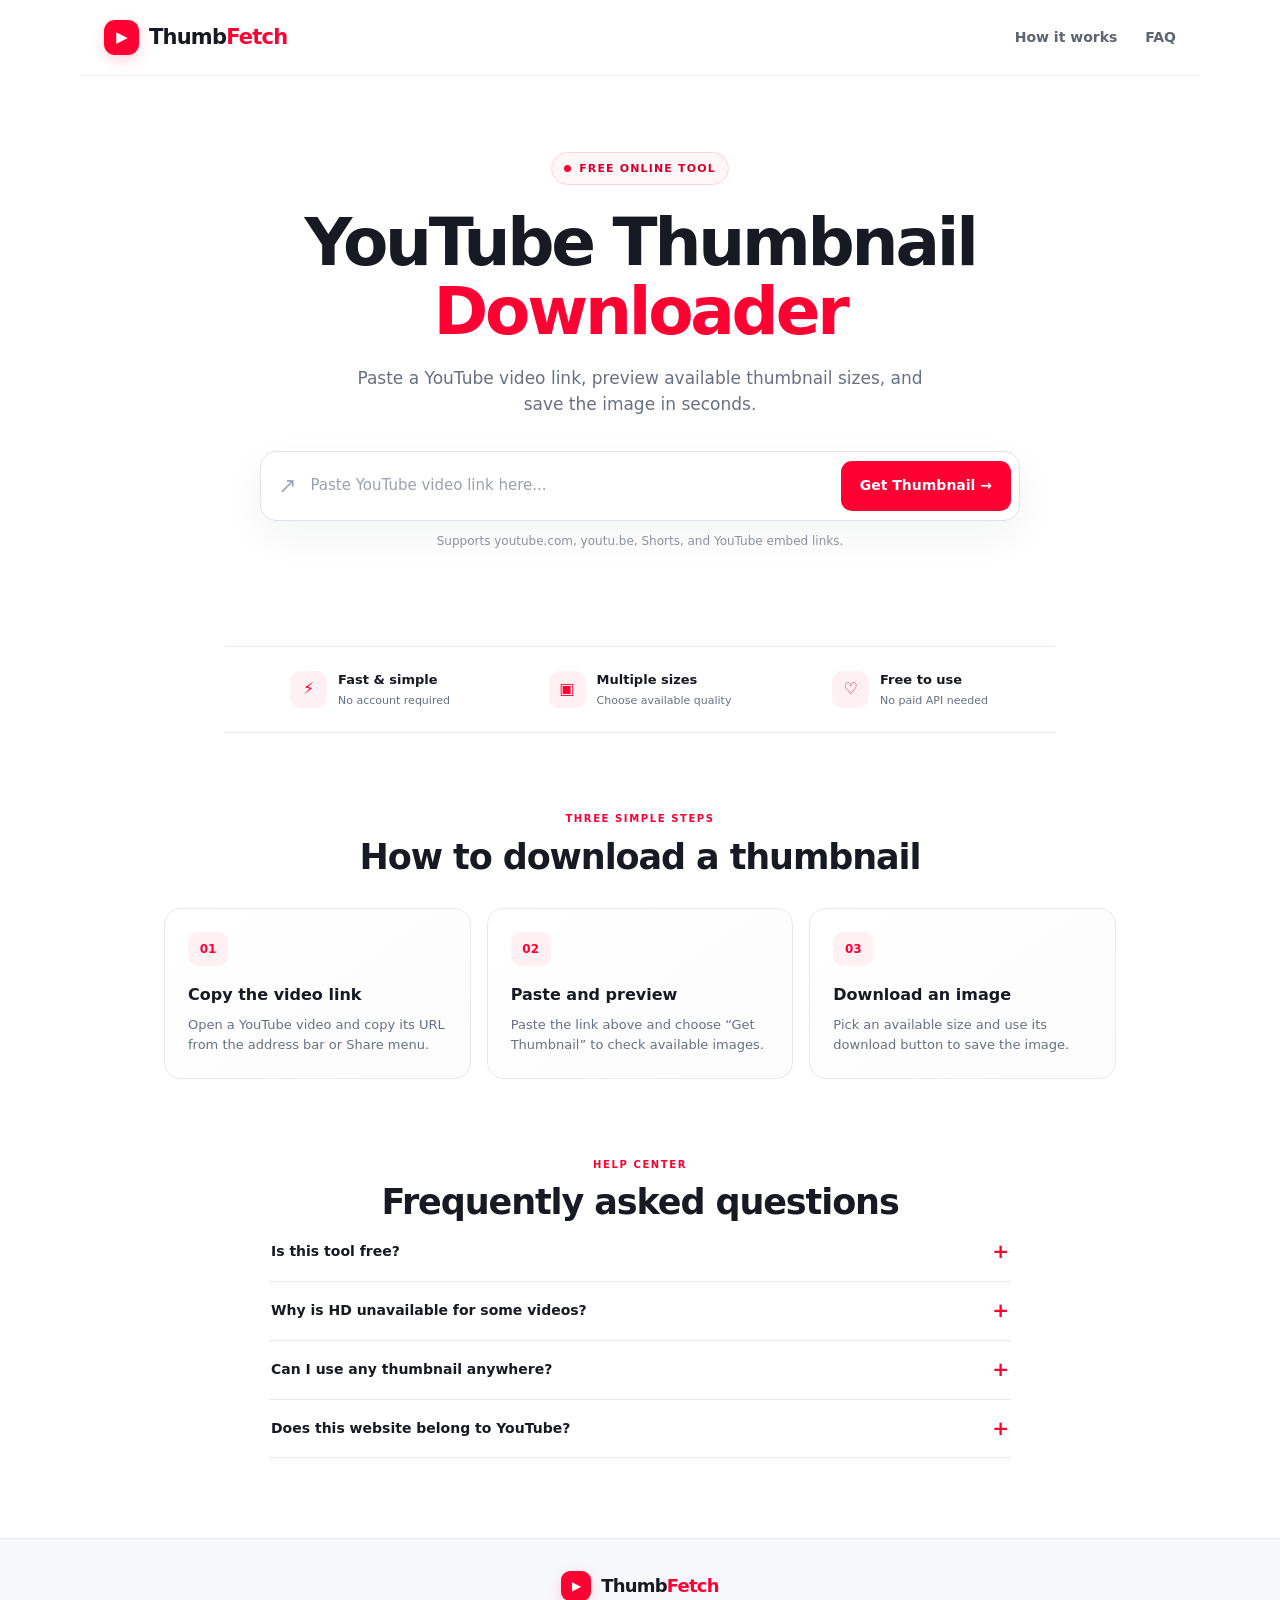
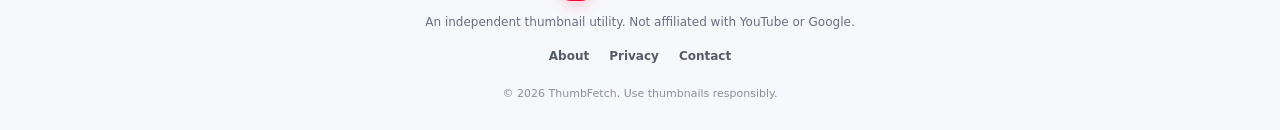
<file: index.html>
<!doctype html>
<html lang="en">
<head>
  <meta charset="utf-8">
  <meta name="viewport" content="width=device-width, initial-scale=1">
  <meta name="description" content="Get and download available YouTube video thumbnails in HD, SD, and other available sizes. Free online YouTube thumbnail downloader.">
  <meta name="theme-color" content="#ff0033">
  <title>YouTube Thumbnail Downloader — Free HD Preview & Download</title>
  <link rel="stylesheet" href="style.css">
</head>
<body>
  <header class="site-header">
    <a class="brand" href="./" aria-label="ThumbFetch home">
      <span class="brand-icon" aria-hidden="true">▶</span><span>Thumb<span class="brand-accent">Fetch</span></span>
    </a>
    <nav><a href="#how-it-works">How it works</a><a href="#faq">FAQ</a></nav>
  </header>

  <main>
    <section class="hero">
      <div class="eyebrow"><span class="eyebrow-dot"></span> FREE ONLINE TOOL</div>
      <h1>YouTube Thumbnail<br><span>Downloader</span></h1>
      <p class="hero-copy">Paste a YouTube video link, preview available thumbnail sizes, and save the image in seconds.</p>

      <form id="thumbnail-form" class="url-form">
        <label class="sr-only" for="video-url">YouTube video URL</label>
        <span class="url-icon" aria-hidden="true">↗</span>
        <input id="video-url" name="url" type="url" placeholder="Paste YouTube video link here..." autocomplete="url" required>
        <button id="get-button" type="submit">Get Thumbnail <span aria-hidden="true">→</span></button>
      </form>
      <p class="input-help">Supports youtube.com, youtu.be, Shorts, and YouTube embed links.</p>
      <p id="status" class="status" role="status" aria-live="polite"></p>

      <section id="results" class="results hidden" aria-labelledby="results-title">
        <div class="results-heading">
          <div><p class="section-kicker">YOUR THUMBNAIL</p><h2 id="results-title">Available image sizes</h2></div>
          <button id="clear-button" class="text-button" type="button">Clear</button>
        </div>
        <div id="video-summary" class="video-summary"></div>
        <div id="thumbnail-grid" class="thumbnail-grid"></div>
        <p class="results-note">Availability depends on the video. If a size is missing, that image may not exist for this video.</p>
      </section>
    </section>

    <section class="trust-row" aria-label="Benefits">
      <div><span class="benefit-icon">⚡</span><span><strong>Fast & simple</strong><small>No account required</small></span></div>
      <div><span class="benefit-icon">▣</span><span><strong>Multiple sizes</strong><small>Choose available quality</small></span></div>
      <div><span class="benefit-icon">♡</span><span><strong>Free to use</strong><small>No paid API needed</small></span></div>
    </section>

    <section id="how-it-works" class="info-section">
      <p class="section-kicker">THREE SIMPLE STEPS</p>
      <h2>How to download a thumbnail</h2>
      <div class="steps">
        <article class="step-card"><span class="step-number">01</span><h3>Copy the video link</h3><p>Open a YouTube video and copy its URL from the address bar or Share menu.</p></article>
        <article class="step-card"><span class="step-number">02</span><h3>Paste and preview</h3><p>Paste the link above and choose “Get Thumbnail” to check available images.</p></article>
        <article class="step-card"><span class="step-number">03</span><h3>Download an image</h3><p>Pick an available size and use its download button to save the image.</p></article>
      </div>
    </section>

    <section id="faq" class="info-section faq-section">
      <p class="section-kicker">HELP CENTER</p>
      <h2>Frequently asked questions</h2>
      <details><summary>Is this tool free?</summary><p>Yes. This static tool does not require a paid API or account. Standard internet and hosting terms still apply.</p></details>
      <details><summary>Why is HD unavailable for some videos?</summary><p>YouTube does not provide every thumbnail size for every video. The tool checks common thumbnail image URLs and shows the sizes that load.</p></details>
      <details><summary>Can I use any thumbnail anywhere?</summary><p>Downloading an image does not give you copyright ownership. Get permission or make sure you have the right to reuse a thumbnail.</p></details>
      <details><summary>Does this website belong to YouTube?</summary><p>No. ThumbFetch is an independent tool and is not affiliated with or endorsed by YouTube or Google.</p></details>
    </section>
  </main>

  <footer class="site-footer">
    <a class="brand footer-brand" href="./"><span class="brand-icon" aria-hidden="true">▶</span><span>Thumb<span class="brand-accent">Fetch</span></span></a>
    <p>An independent thumbnail utility. Not affiliated with YouTube or Google.</p>
    <div class="footer-links"><a href="about.html">About</a><a href="privacy.html">Privacy</a><a href="contact.html">Contact</a></div>
    <small>© <span id="year"></span> ThumbFetch. Use thumbnails responsibly.</small>
  </footer>
  <script src="script.js"></script>
</body>
</html>
</file>
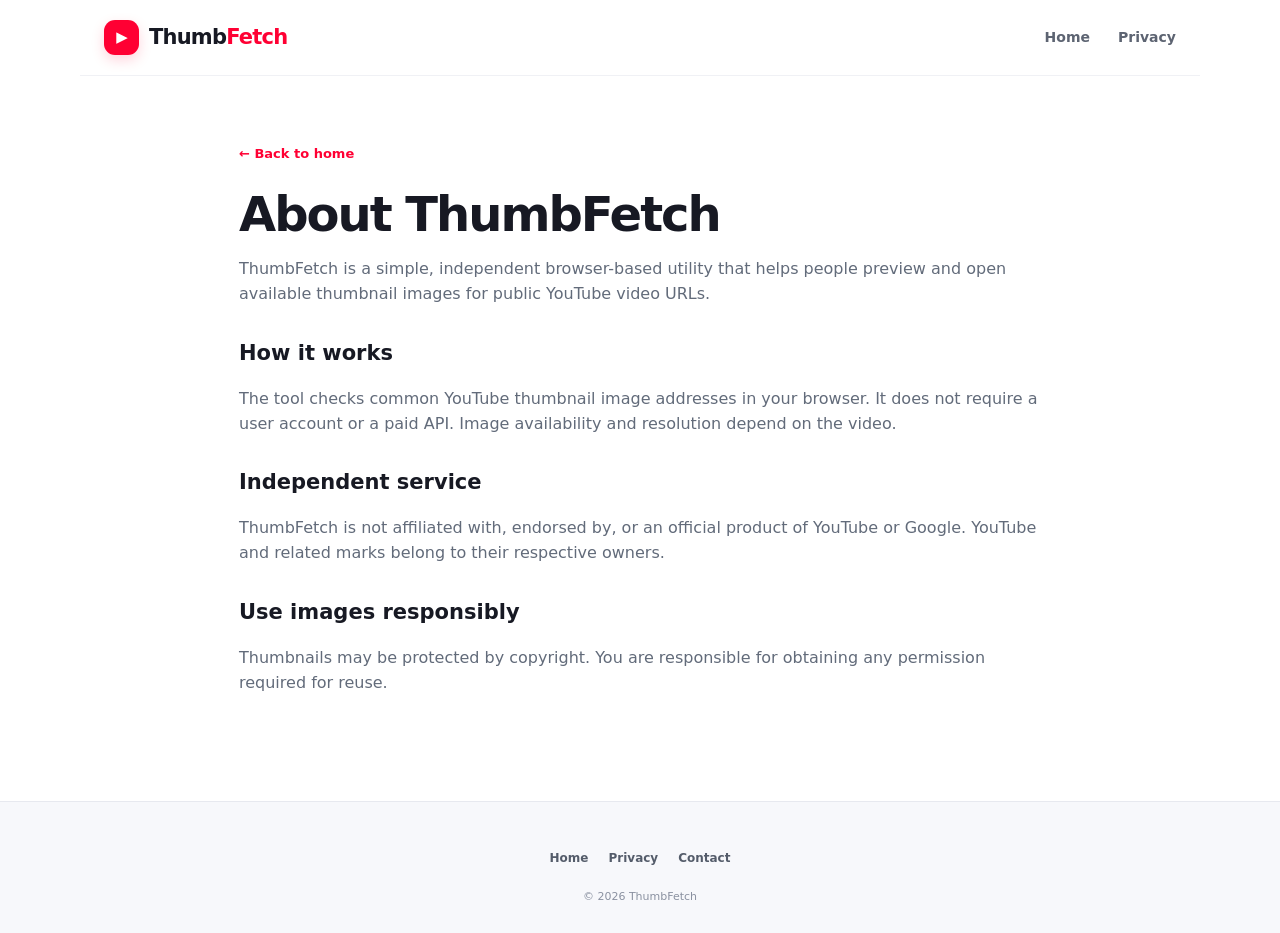
<file: about.html>
<!doctype html>
<html lang="en"><head><meta charset="utf-8"><meta name="viewport" content="width=device-width, initial-scale=1"><meta name="description" content="About ThumbFetch YouTube thumbnail utility."><title>About — ThumbFetch</title><link rel="stylesheet" href="style.css"></head>
<body><header class="site-header"><a class="brand" href="./"><span class="brand-icon">▶</span><span>Thumb<span class="brand-accent">Fetch</span></span></a><nav><a href="./">Home</a><a href="privacy.html">Privacy</a></nav></header>
<main class="page-main"><a class="back-link" href="./">← Back to home</a><h1>About ThumbFetch</h1><p>ThumbFetch is a simple, independent browser-based utility that helps people preview and open available thumbnail images for public YouTube video URLs.</p><h2>How it works</h2><p>The tool checks common YouTube thumbnail image addresses in your browser. It does not require a user account or a paid API. Image availability and resolution depend on the video.</p><h2>Independent service</h2><p>ThumbFetch is not affiliated with, endorsed by, or an official product of YouTube or Google. YouTube and related marks belong to their respective owners.</p><h2>Use images responsibly</h2><p>Thumbnails may be protected by copyright. You are responsible for obtaining any permission required for reuse.</p></main>
<footer class="site-footer"><div class="footer-links"><a href="./">Home</a><a href="privacy.html">Privacy</a><a href="contact.html">Contact</a></div><small>© <span id="year"></span> ThumbFetch</small></footer><script>document.getElementById('year').textContent=new Date().getFullYear()</script></body></html>
</file>
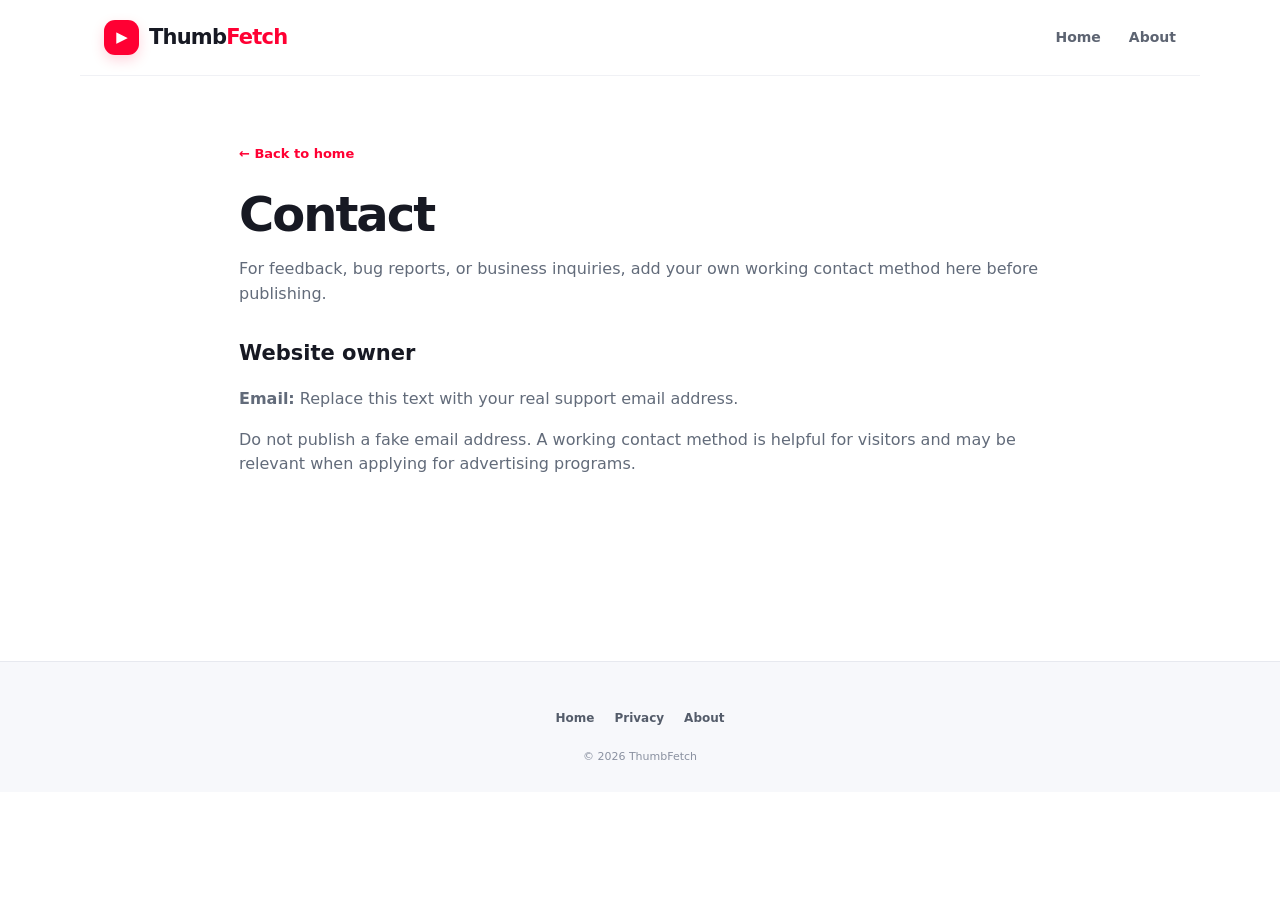
<file: contact.html>
<!doctype html>
<html lang="en"><head><meta charset="utf-8"><meta name="viewport" content="width=device-width, initial-scale=1"><meta name="description" content="Contact ThumbFetch."><title>Contact — ThumbFetch</title><link rel="stylesheet" href="style.css"></head>
<body><header class="site-header"><a class="brand" href="./"><span class="brand-icon">▶</span><span>Thumb<span class="brand-accent">Fetch</span></span></a><nav><a href="./">Home</a><a href="about.html">About</a></nav></header>
<main class="page-main"><a class="back-link" href="./">← Back to home</a><h1>Contact</h1><p>For feedback, bug reports, or business inquiries, add your own working contact method here before publishing.</p><h2>Website owner</h2><p><strong>Email:</strong> Replace this text with your real support email address.</p><p>Do not publish a fake email address. A working contact method is helpful for visitors and may be relevant when applying for advertising programs.</p></main>
<footer class="site-footer"><div class="footer-links"><a href="./">Home</a><a href="privacy.html">Privacy</a><a href="about.html">About</a></div><small>© <span id="year"></span> ThumbFetch</small></footer><script>document.getElementById('year').textContent=new Date().getFullYear()</script></body></html>
</file>
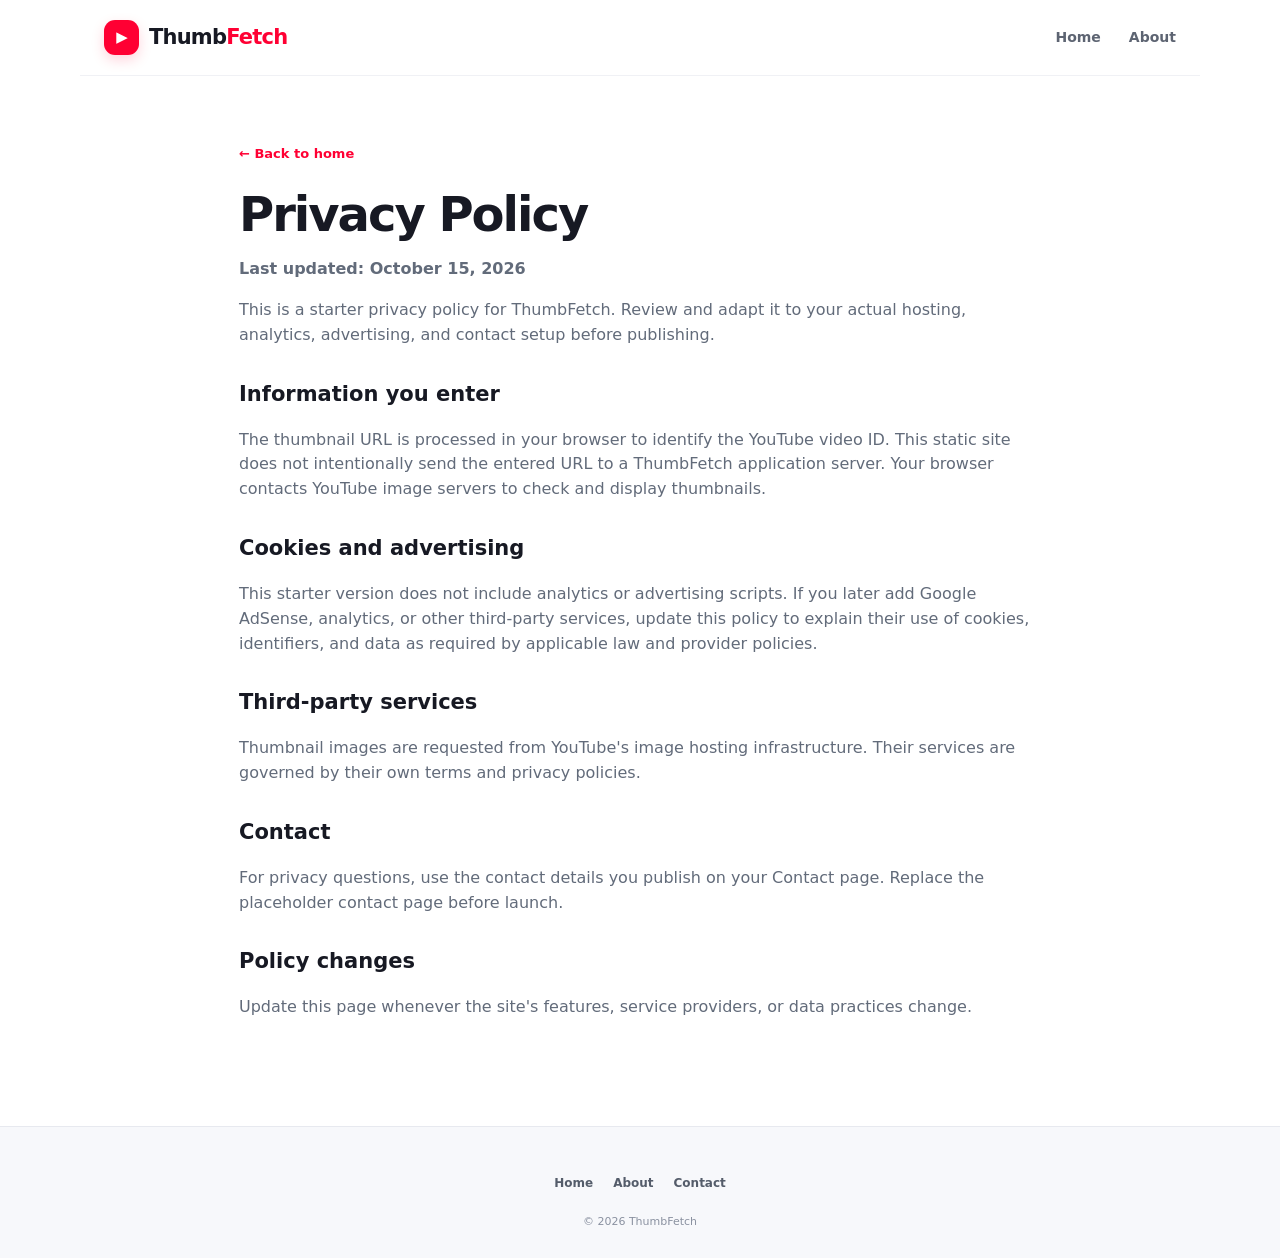
<file: privacy.html>
<!doctype html>
<html lang="en"><head><meta charset="utf-8"><meta name="viewport" content="width=device-width, initial-scale=1"><meta name="description" content="ThumbFetch privacy information."><title>Privacy Policy — ThumbFetch</title><link rel="stylesheet" href="style.css"></head>
<body><header class="site-header"><a class="brand" href="./"><span class="brand-icon">▶</span><span>Thumb<span class="brand-accent">Fetch</span></span></a><nav><a href="./">Home</a><a href="about.html">About</a></nav></header>
<main class="page-main"><a class="back-link" href="./">← Back to home</a><h1>Privacy Policy</h1><p><strong>Last updated: October 15, 2026</strong></p><p>This is a starter privacy policy for ThumbFetch. Review and adapt it to your actual hosting, analytics, advertising, and contact setup before publishing.</p><h2>Information you enter</h2><p>The thumbnail URL is processed in your browser to identify the YouTube video ID. This static site does not intentionally send the entered URL to a ThumbFetch application server. Your browser contacts YouTube image servers to check and display thumbnails.</p><h2>Cookies and advertising</h2><p>This starter version does not include analytics or advertising scripts. If you later add Google AdSense, analytics, or other third-party services, update this policy to explain their use of cookies, identifiers, and data as required by applicable law and provider policies.</p><h2>Third-party services</h2><p>Thumbnail images are requested from YouTube's image hosting infrastructure. Their services are governed by their own terms and privacy policies.</p><h2>Contact</h2><p>For privacy questions, use the contact details you publish on your Contact page. Replace the placeholder contact page before launch.</p><h2>Policy changes</h2><p>Update this page whenever the site's features, service providers, or data practices change.</p></main>
<footer class="site-footer"><div class="footer-links"><a href="./">Home</a><a href="about.html">About</a><a href="contact.html">Contact</a></div><small>© <span id="year"></span> ThumbFetch</small></footer><script>document.getElementById('year').textContent=new Date().getFullYear()</script></body></html>
</file>
<file: style.css>
:root{--red:#ff0033;--red-dark:#dc002b;--ink:#171923;--muted:#667085;--line:#e7e9ef;--surface:#fff;--soft:#f7f8fb;--green:#087f5b}
*{box-sizing:border-box}
html{scroll-behavior:smooth}
body{margin:0;background:var(--surface);color:var(--ink);font-family:Inter,ui-sans-serif,system-ui,-apple-system,BlinkMacSystemFont,"Segoe UI",sans-serif;line-height:1.55}
a{color:inherit;text-decoration:none}
.site-header{height:76px;max-width:1120px;padding:0 24px;margin:auto;display:flex;align-items:center;justify-content:space-between;border-bottom:1px solid #f0f1f5}
.brand{display:inline-flex;align-items:center;gap:10px;font-size:21px;font-weight:850;letter-spacing:-.8px}
.brand-icon{display:grid;place-items:center;width:35px;height:35px;border-radius:11px;background:var(--red);color:white;font-size:15px;box-shadow:0 5px 13px #ff00332b}
.brand-accent{color:var(--red)}
.site-header nav{display:flex;gap:28px;color:#5d6472;font-size:14px;font-weight:650}
.site-header nav a:hover,.footer-links a:hover{color:var(--red)}
.hero{max-width:900px;margin:0 auto;padding:76px 24px 34px;text-align:center}
.eyebrow{display:inline-flex;align-items:center;gap:8px;padding:7px 12px;border:1px solid #ffd2dc;background:#fff6f8;color:#d8002b;border-radius:999px;font-size:11px;font-weight:850;letter-spacing:1.15px}
.eyebrow-dot{height:7px;width:7px;border-radius:50%;background:var(--red)}
h1{font-size:clamp(39px,6vw,66px);line-height:1.05;letter-spacing:-3.2px;margin:23px 0 18px;font-weight:900}
h1 span{color:var(--red)}
.hero-copy{max-width:610px;margin:0 auto;color:var(--muted);font-size:17px}
.url-form{display:flex;gap:9px;align-items:center;max-width:760px;margin:34px auto 0;padding:8px;border:1px solid #dfe2e9;border-radius:16px;background:#fff;box-shadow:0 14px 42px #1b24300d}
.url-icon{font-size:22px;color:#a1a7b4;padding-left:9px}
.url-form input{min-width:0;flex:1;border:0;outline:0;background:transparent;padding:14px 5px;font:inherit;font-size:15px;color:var(--ink)}
.url-form input::placeholder{color:#9aa1ae}
.url-form button,.download-button{border:0;border-radius:11px;background:var(--red);color:#fff;padding:14px 19px;font:inherit;font-size:14px;font-weight:800;cursor:pointer;transition:background .2s,transform .2s}
.url-form button:hover,.download-button:hover{background:var(--red-dark);transform:translateY(-1px)}
.url-form button:disabled{opacity:.65;cursor:wait;transform:none}
.input-help{font-size:12px;color:#8a91a0;margin:11px 0 0}
.status{min-height:24px;margin:13px 0 0;font-size:14px;color:#bd1838}
.status.success{color:var(--green)}
.hidden{display:none!important}
.results{margin:38px auto 0;text-align:left;max-width:850px;border:1px solid var(--line);border-radius:20px;padding:24px;background:#fff;box-shadow:0 16px 45px #2029390a}
.results-heading{display:flex;justify-content:space-between;align-items:center;gap:16px;margin-bottom:15px}
.section-kicker{color:var(--red);font-size:10px;font-weight:900;letter-spacing:1.6px;margin:0 0 5px}
.results h2,.info-section h2{font-size:clamp(25px,3.4vw,35px);line-height:1.2;letter-spacing:-1.1px;margin:0}
.text-button{border:1px solid var(--line);background:white;border-radius:9px;padding:8px 13px;font:inherit;font-size:13px;font-weight:700;cursor:pointer}
.video-summary{font-size:13px;color:var(--muted);margin:0 0 17px;overflow-wrap:anywhere}
.thumbnail-grid{display:grid;grid-template-columns:repeat(3,minmax(0,1fr));gap:14px}
.thumb-card{min-width:0;border:1px solid var(--line);border-radius:13px;overflow:hidden;background:#fff}
.thumb-image-wrap{background:#f1f2f5;aspect-ratio:16/9;display:grid;place-items:center;overflow:hidden}
.thumb-image-wrap img{display:block;width:100%;height:100%;object-fit:contain}
.thumb-image-wrap .missing{font-size:12px;color:#7a8190;padding:12px;text-align:center}
.thumb-card-body{padding:13px}
.thumb-card h3{margin:0;font-size:14px;letter-spacing:-.2px}
.thumb-dimensions{color:var(--muted);font-size:12px;margin:2px 0 12px}
.download-button{display:block;width:100%;padding:10px 8px;font-size:12px;text-align:center}
.download-button:disabled{background:#aeb3bd;cursor:not-allowed;transform:none}
.results-note{font-size:12px;color:var(--muted);margin:17px 0 0}
.trust-row{max-width:830px;margin:25px auto 78px;padding:23px 18px;display:grid;grid-template-columns:repeat(3,1fr);gap:16px;border-top:1px solid var(--line);border-bottom:1px solid var(--line)}
.trust-row>div{display:flex;align-items:center;justify-content:center;gap:11px}
.benefit-icon{display:grid;place-items:center;width:37px;height:37px;flex-shrink:0;border-radius:11px;background:#fff0f3;color:var(--red);font-weight:900}
.trust-row strong,.trust-row small{display:block}
.trust-row strong{font-size:13px}
.trust-row small{font-size:11px;color:var(--muted);margin-top:2px}
.info-section{max-width:1000px;margin:0 auto;padding:0 24px 78px;text-align:center}
.info-section>.section-kicker{margin-bottom:9px}
.steps{display:grid;grid-template-columns:repeat(3,1fr);gap:16px;margin-top:30px;text-align:left}
.step-card{border:1px solid var(--line);border-radius:16px;padding:23px;background:linear-gradient(145deg,#fff,#fcfcfd)}
.step-number{display:inline-grid;place-items:center;width:40px;height:34px;border-radius:10px;background:#fff0f3;color:var(--red);font-weight:900;font-size:12px}
.step-card h3{font-size:16px;margin:17px 0 7px}
.step-card p,.faq-section details p{font-size:13px;color:var(--muted);margin:0}
.faq-section{max-width:790px;text-align:left;padding-bottom:80px}
.faq-section>.section-kicker,.faq-section>h2{text-align:center}
.faq-section details{border-bottom:1px solid var(--line);padding:18px 2px}
.faq-section summary{cursor:pointer;font-size:14px;font-weight:750;list-style:none;display:flex;justify-content:space-between;gap:16px}
.faq-section summary::-webkit-details-marker{display:none}
.faq-section summary:after{content:"+";color:var(--red);font-size:20px;line-height:1}
.faq-section details[open] summary:after{content:"−"}
.faq-section details p{padding:12px 28px 0 0}
.site-footer{border-top:1px solid var(--line);background:var(--soft);padding:32px 24px 25px;text-align:center}
.footer-brand{font-size:18px}
.footer-brand .brand-icon{width:30px;height:30px;border-radius:9px;font-size:12px}
.site-footer p{font-size:12px;color:var(--muted);margin:12px 0}
.footer-links{display:flex;justify-content:center;gap:20px;margin:15px 0}
.footer-links a{font-size:12px;font-weight:700;color:#545c6a}
.site-footer small{font-size:11px;color:#8a91a0}
.page-main{max-width:850px;margin:0 auto;padding:65px 24px 90px;min-height:65vh}
.page-main h1{font-size:clamp(34px,5vw,48px);letter-spacing:-2px}
.page-main h2{margin-top:30px;font-size:21px}
.page-main p,.page-main li{color:#626b7a}
.page-main .back-link{color:var(--red);font-weight:750;font-size:13px}
.sr-only{position:absolute;width:1px;height:1px;padding:0;margin:-1px;overflow:hidden;clip:rect(0,0,0,0);white-space:nowrap;border:0}
@media(max-width:680px){.site-header{height:66px;padding:0 17px}.site-header nav{gap:14px;font-size:12px}.brand{font-size:19px}.hero{padding:55px 17px 25px}h1{letter-spacing:-2px}.hero-copy{font-size:15px}.url-form{flex-wrap:wrap;gap:4px;padding:7px}.url-icon{padding-left:8px}.url-form input{font-size:13px;padding:12px 3px}.url-form button{width:100%;padding:13px}.thumbnail-grid{grid-template-columns:repeat(2,minmax(0,1fr))}.results{padding:16px}.trust-row{margin:15px 17px 60px;padding:18px 0;gap:10px}.trust-row>div{flex-direction:column;text-align:center;gap:6px}.trust-row small{max-width:100px}.steps{grid-template-columns:1fr}.info-section{padding-left:17px;padding-right:17px}.faq-section{padding-bottom:60px}}
@media(max-width:380px){.thumbnail-grid{grid-template-columns:1fr}.site-header nav{gap:9px}.brand{font-size:17px}}
</file>
